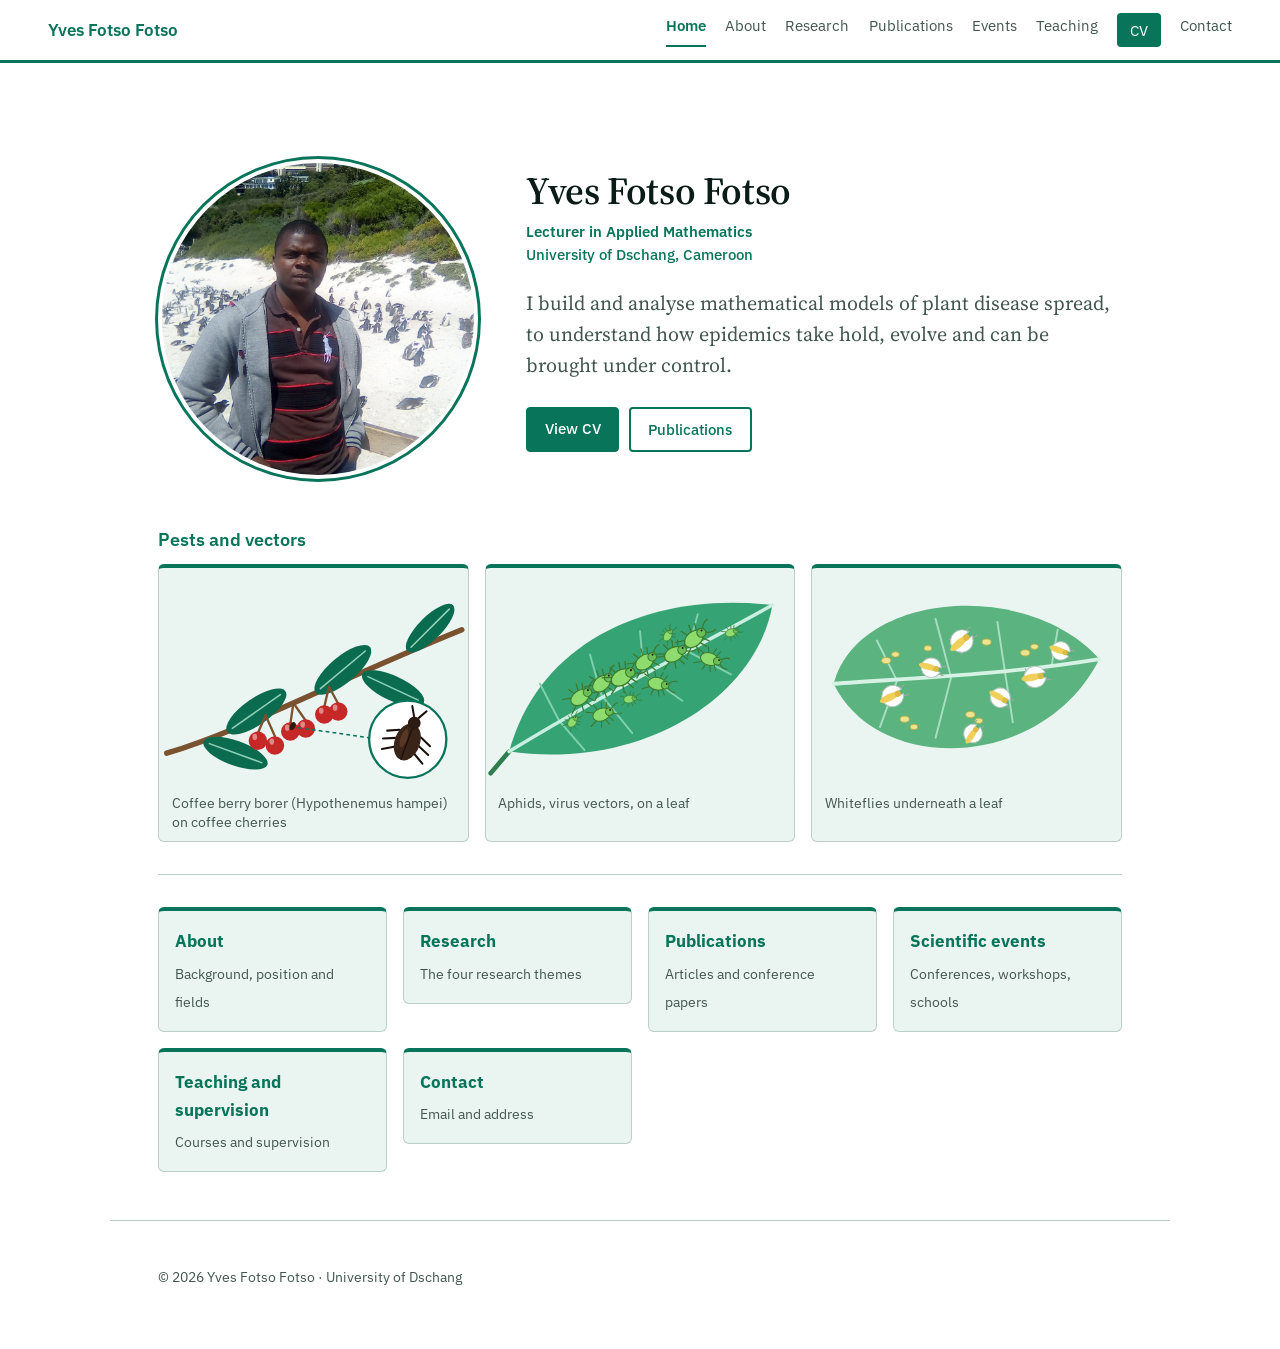
<file: index.html>
<!DOCTYPE html>
<html lang="en">
<head>
<meta charset="utf-8">
<meta name="viewport" content="width=device-width, initial-scale=1">
<title>Yves Fotso Fotso · Lecturer in Applied Mathematics, University of Dschang</title>
<meta name="description" content="Academic page of Yves Fotso Fotso, Lecturer in Applied Mathematics at the University of Dschang: mathematical modelling and epidemiology of plant diseases.">
<link rel="preconnect" href="https://fonts.googleapis.com">
<link rel="preconnect" href="https://fonts.gstatic.com" crossorigin>
<link href="https://fonts.googleapis.com/css2?family=IBM+Plex+Sans:wght@400;500;600&family=Source+Serif+4:opsz,wght@8..60,400;8..60,600&display=swap" rel="stylesheet">
<link rel="stylesheet" href="style.css">
<script type="application/ld+json">{"@context":"https://schema.org","@type":"Person","name":"Yves Fotso Fotso","jobTitle":"Lecturer in Applied Mathematics","affiliation":{"@type":"CollegeOrUniversity","name":"University of Dschang"},"knowsAbout":["Mathematical modelling","Plant epidemiology","Optimal control"]}</script>
</head>
<body>
<a class="skip" href="#contenu">Skip to content</a>
<header class="bar">
  <a class="brand" href="index.html">Yves Fotso Fotso</a>
  <nav aria-label="Main navigation">
    <a href="index.html" aria-current="page">Home</a>
    <a href="about.html">About</a>
    <a href="research.html">Research</a>
    <a href="publications.html">Publications</a>
    <a href="events.html">Events</a>
    <a href="teaching.html">Teaching</a>
    <a class="cv" href="cv.html">CV</a>
    <a href="contact.html">Contact</a>
  </nav>
</header>
<main id="contenu">
<section class="hero" id="top">
  <img class="portrait" src="photo.jpeg" alt="Portrait of Yves Fotso Fotso" width="320" height="320" onerror="this.onerror=null;this.src='assets/photo-placeholder.svg'">
  <div class="hero-text">
    <h1>Yves Fotso Fotso</h1>
    <p class="aff"><strong>Lecturer in Applied Mathematics</strong><br>University of Dschang, Cameroon</p>
    <p class="lead">I build and analyse mathematical models of plant disease spread, to understand how epidemics take hold, evolve and can be brought under control.</p>
    <p class="links"><a class="btn" href="cv.html">View CV</a> <a class="btn ghost" href="publications.html">Publications</a></p>
  </div>
</section>
<section class="galwrap"><h2 class="sech">Pests and vectors</h2><div class="gal"><figure><img src="coffee-borer.svg" alt="Coffee branch with red cherries and a coffee berry borer beetle" loading="lazy" width="400" height="280"><figcaption>Coffee berry borer (Hypothenemus hampei) on coffee cherries</figcaption></figure><figure><img src="aphids-leaf.svg" alt="Aphid colony on a leaf" loading="lazy" width="400" height="280"><figcaption>Aphids, virus vectors, on a leaf</figcaption></figure><figure><img src="whitefly-leaf.svg" alt="Whiteflies on the underside of a leaf" loading="lazy" width="400" height="280"><figcaption>Whiteflies underneath a leaf</figcaption></figure></div></section>
<ul class="quick"><li><a href="about.html"><b>About</b><span>Background, position and fields</span></a></li><li><a href="research.html"><b>Research</b><span>The four research themes</span></a></li><li><a href="publications.html"><b>Publications</b><span>Articles and conference papers</span></a></li><li><a href="events.html"><b>Scientific events</b><span>Conferences, workshops, schools</span></a></li><li><a href="teaching.html"><b>Teaching and supervision</b><span>Courses and supervision</span></a></li><li><a href="contact.html"><b>Contact</b><span>Email and address</span></a></li></ul>
</main>
<footer><p>© <span id="an">2026</span> Yves Fotso Fotso · University of Dschang</p></footer>
<script>document.getElementById('an').textContent=new Date().getFullYear();</script>
</body>
</html>
</file>
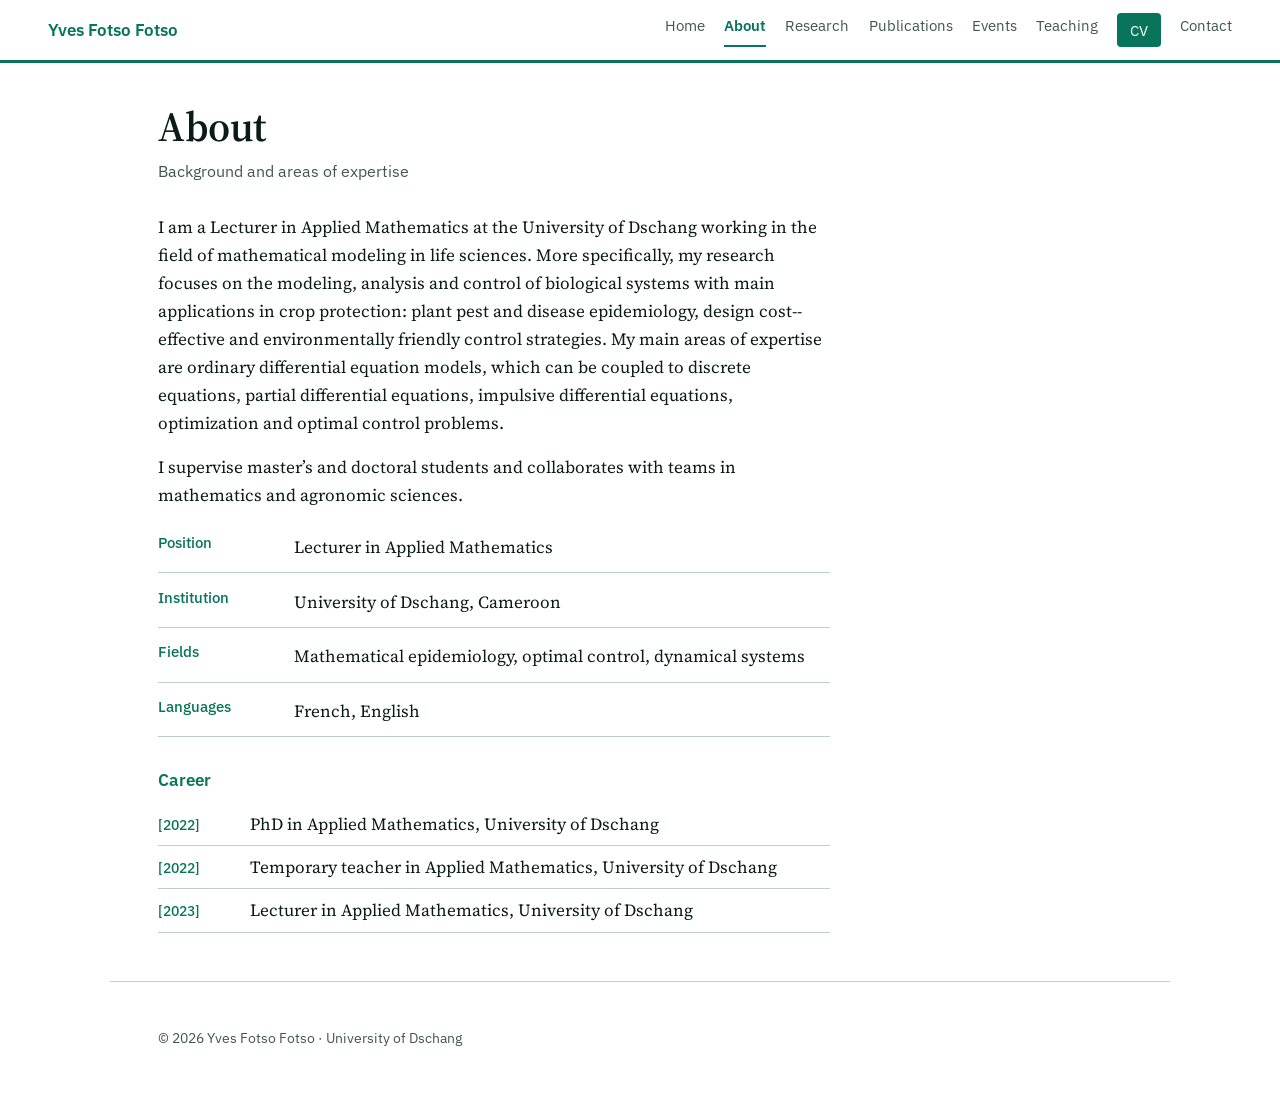
<file: about.html>
<!DOCTYPE html>
<html lang="en">
<head>
<meta charset="utf-8">
<meta name="viewport" content="width=device-width, initial-scale=1">
<title>About · Yves Fotso Fotso</title>
<meta name="description" content="About – Yves Fotso Fotso, University of Dschang.">
<link rel="preconnect" href="https://fonts.googleapis.com">
<link rel="preconnect" href="https://fonts.gstatic.com" crossorigin>
<link href="https://fonts.googleapis.com/css2?family=IBM+Plex+Sans:wght@400;500;600&family=Source+Serif+4:opsz,wght@8..60,400;8..60,600&display=swap" rel="stylesheet">
<link rel="stylesheet" href="style.css">
<script type="application/ld+json">{"@context":"https://schema.org","@type":"Person","name":"Yves Fotso Fotso","jobTitle":"Lecturer in Applied Mathematics","affiliation":{"@type":"CollegeOrUniversity","name":"University of Dschang"},"knowsAbout":["Mathematical modelling","Plant epidemiology","Optimal control"]}</script>
</head>
<body>
<a class="skip" href="#contenu">Skip to content</a>
<header class="bar">
  <a class="brand" href="index.html">Yves Fotso Fotso</a>
  <nav aria-label="Main navigation">
    <a href="index.html">Home</a>
    <a href="about.html" aria-current="page">About</a>
    <a href="research.html">Research</a>
    <a href="publications.html">Publications</a>
    <a href="events.html">Events</a>
    <a href="teaching.html">Teaching</a>
    <a class="cv" href="cv.html">CV</a>
    <a href="contact.html">Contact</a>
  </nav>
</header>
<main id="contenu">
<section class="page">
  <h1 class="ph">About</h1>
  <p class="sub">Background and areas of expertise</p>
  <div class="body">
    <p> I am a Lecturer in Applied Mathematics at the University of Dschang working in the field of mathematical modeling in life sciences. More specifically, my research focuses on the modeling, analysis and control of biological systems with  main applications in crop protection: plant pest and disease epidemiology, design cost--effective and environmentally friendly control strategies. My main areas of expertise are ordinary differential equation models, which can be coupled to discrete equations, partial differential equations, impulsive differential equations, optimization and optimal control problems.  </p>
    <p>I supervise master’s and doctoral students and collaborates with teams in mathematics and agronomic sciences.</p>
    <dl class="facts">
      <div><dt>Position</dt><dd>Lecturer in Applied Mathematics</dd></div>
      <div><dt>Institution</dt><dd>University of Dschang, Cameroon</dd></div>
      <div><dt>Fields</dt><dd>Mathematical epidemiology, optimal control, dynamical systems</dd></div>
      <div><dt>Languages</dt><dd>French, English</dd></div>
    </dl>
    <h3>Career</h3>
    <ul class="timeline">
      <li><span>[2022]</span> PhD in Applied Mathematics, University of Dschang </li>
      <li><span>[2022]</span> Temporary teacher in Applied Mathematics, University of Dschang</li>
      <li><span>[2023]</span> Lecturer in Applied Mathematics, University of Dschang</li>
    </ul>
  </div>
</section>
</main>
<footer><p>© <span id="an">2026</span> Yves Fotso Fotso · University of Dschang</p></footer>
<script>document.getElementById('an').textContent=new Date().getFullYear();</script>
</body>
</html>
</file>
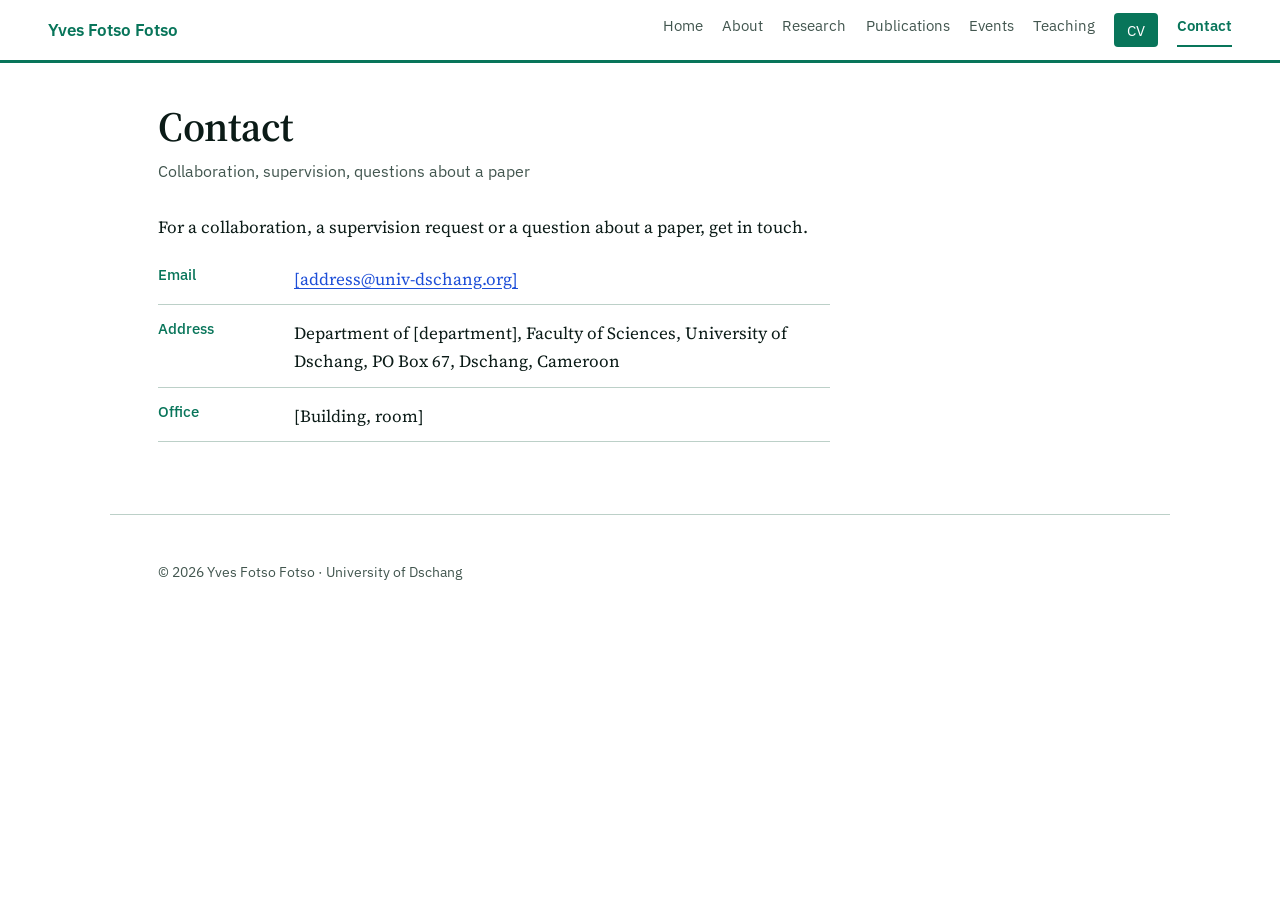
<file: contact.html>
<!DOCTYPE html>
<html lang="en">
<head>
<meta charset="utf-8">
<meta name="viewport" content="width=device-width, initial-scale=1">
<title>Contact · Yves Fotso Fotso</title>
<meta name="description" content="Contact – Yves Fotso Fotso, University of Dschang.">
<link rel="preconnect" href="https://fonts.googleapis.com">
<link rel="preconnect" href="https://fonts.gstatic.com" crossorigin>
<link href="https://fonts.googleapis.com/css2?family=IBM+Plex+Sans:wght@400;500;600&family=Source+Serif+4:opsz,wght@8..60,400;8..60,600&display=swap" rel="stylesheet">
<link rel="stylesheet" href="style.css">
<script type="application/ld+json">{"@context":"https://schema.org","@type":"Person","name":"Yves Fotso Fotso","jobTitle":"Lecturer in Applied Mathematics","affiliation":{"@type":"CollegeOrUniversity","name":"University of Dschang"},"knowsAbout":["Mathematical modelling","Plant epidemiology","Optimal control"]}</script>
</head>
<body>
<a class="skip" href="#contenu">Skip to content</a>
<header class="bar">
  <a class="brand" href="index.html">Yves Fotso Fotso</a>
  <nav aria-label="Main navigation">
    <a href="index.html">Home</a>
    <a href="about.html">About</a>
    <a href="research.html">Research</a>
    <a href="publications.html">Publications</a>
    <a href="events.html">Events</a>
    <a href="teaching.html">Teaching</a>
    <a class="cv" href="cv.html">CV</a>
    <a href="contact.html" aria-current="page">Contact</a>
  </nav>
</header>
<main id="contenu">
<section class="page">
  <h1 class="ph">Contact</h1>
  <p class="sub">Collaboration, supervision, questions about a paper</p>
  <div class="body">
    <p>For a collaboration, a supervision request or a question about a paper, get in touch.</p>
    <dl class="facts">
      <div><dt>Email</dt><dd><a href="mailto:[address@univ-dschang.org]">[address@univ-dschang.org]</a></dd></div>
      <div><dt>Address</dt><dd>Department of [department], Faculty of Sciences, University of Dschang, PO Box 67, Dschang, Cameroon</dd></div>
      <div><dt>Office</dt><dd>[Building, room]</dd></div>
    </dl>
  </div>
</section>
</main>
<footer><p>© <span id="an">2026</span> Yves Fotso Fotso · University of Dschang</p></footer>
<script>document.getElementById('an').textContent=new Date().getFullYear();</script>
</body>
</html>
</file>
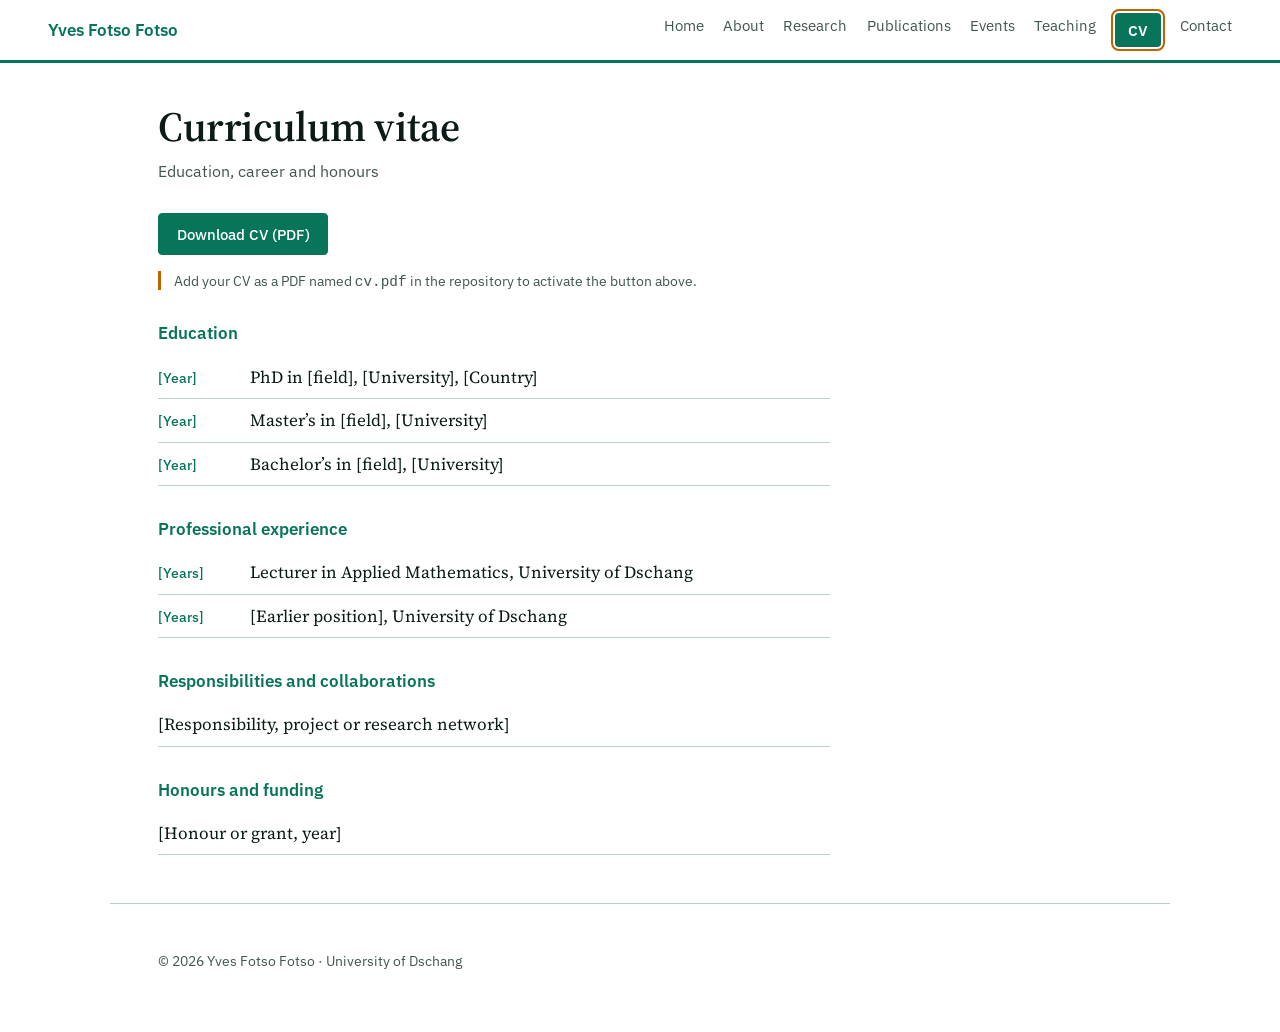
<file: cv.html>
<!DOCTYPE html>
<html lang="en">
<head>
<meta charset="utf-8">
<meta name="viewport" content="width=device-width, initial-scale=1">
<title>Curriculum vitae · Yves Fotso Fotso</title>
<meta name="description" content="Curriculum vitae – Yves Fotso Fotso.">
<link rel="preconnect" href="https://fonts.googleapis.com">
<link rel="preconnect" href="https://fonts.gstatic.com" crossorigin>
<link href="https://fonts.googleapis.com/css2?family=IBM+Plex+Sans:wght@400;500;600&family=Source+Serif+4:opsz,wght@8..60,400;8..60,600&display=swap" rel="stylesheet">
<link rel="stylesheet" href="style.css">
<script type="application/ld+json">{"@context":"https://schema.org","@type":"Person","name":"Yves Fotso Fotso","jobTitle":"Lecturer in Applied Mathematics","affiliation":{"@type":"CollegeOrUniversity","name":"University of Dschang"},"knowsAbout":["Mathematical modelling","Plant epidemiology","Optimal control"]}</script>
</head>
<body>
<a class="skip" href="#contenu">Skip to content</a>
<header class="bar">
  <a class="brand" href="index.html">Yves Fotso Fotso</a>
  <nav aria-label="Main navigation">
    <a href="index.html">Home</a>
    <a href="about.html">About</a>
    <a href="research.html">Research</a>
    <a href="publications.html">Publications</a>
    <a href="events.html">Events</a>
    <a href="teaching.html">Teaching</a>
    <a class="cv" href="cv.html" aria-current="page">CV</a>
    <a href="contact.html">Contact</a>
  </nav>
</header>
<main id="contenu">
<section class="page">
  <h1 class="ph">Curriculum vitae</h1>
  <p class="sub">Education, career and honours</p>
  <div class="body">
    <p class="links"><a class="btn" href="cv.pdf" download>Download CV (PDF)</a></p>
    <p class="note">Add your CV as a PDF named <code>cv.pdf</code> in the repository to activate the button above.</p>
    <h3>Education</h3>
    <ul class="timeline"><li><span>[Year]</span> PhD in [field], [University], [Country]</li><li><span>[Year]</span> Master’s in [field], [University]</li><li><span>[Year]</span> Bachelor’s in [field], [University]</li></ul>
    <h3>Professional experience</h3>
    <ul class="timeline"><li><span>[Years]</span> Lecturer in Applied Mathematics, University of Dschang</li><li><span>[Years]</span> [Earlier position], University of Dschang</li></ul>
    <h3>Responsibilities and collaborations</h3>
    <ul class="plain"><li>[Responsibility, project or research network]</li></ul>
    <h3>Honours and funding</h3>
    <ul class="plain"><li>[Honour or grant, year]</li></ul>
  </div>
</section>
</main>
<footer><p>© <span id="an">2026</span> Yves Fotso Fotso · University of Dschang</p></footer>
<script>document.getElementById('an').textContent=new Date().getFullYear();</script>
</body>
</html>
</file>
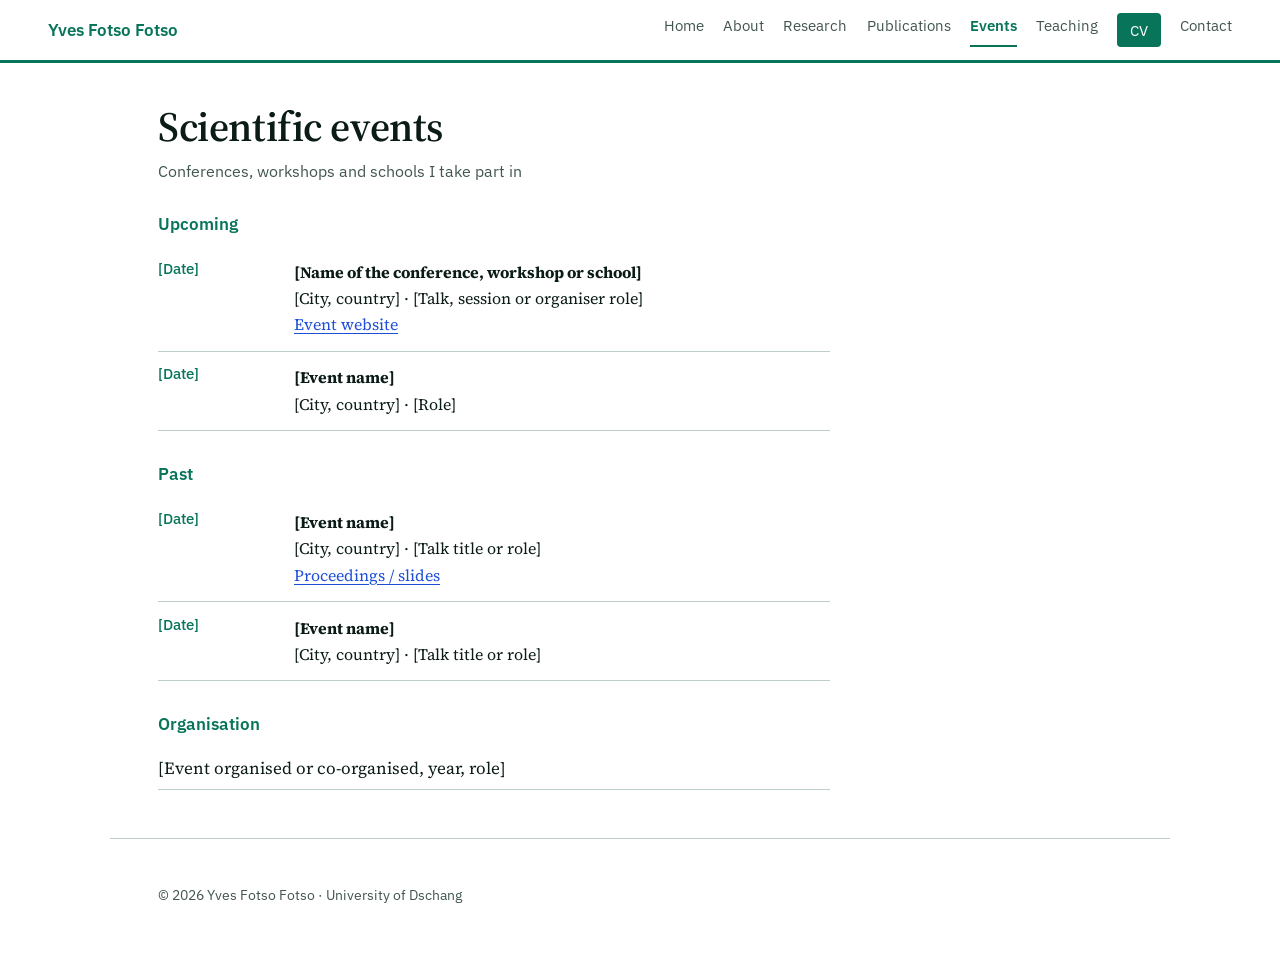
<file: events.html>
<!DOCTYPE html>
<html lang="en">
<head>
<meta charset="utf-8">
<meta name="viewport" content="width=device-width, initial-scale=1">
<title>Scientific events · Yves Fotso Fotso</title>
<meta name="description" content="Scientific events – Yves Fotso Fotso, University of Dschang.">
<link rel="preconnect" href="https://fonts.googleapis.com">
<link rel="preconnect" href="https://fonts.gstatic.com" crossorigin>
<link href="https://fonts.googleapis.com/css2?family=IBM+Plex+Sans:wght@400;500;600&family=Source+Serif+4:opsz,wght@8..60,400;8..60,600&display=swap" rel="stylesheet">
<link rel="stylesheet" href="style.css">
<script type="application/ld+json">{"@context":"https://schema.org","@type":"Person","name":"Yves Fotso Fotso","jobTitle":"Lecturer in Applied Mathematics","affiliation":{"@type":"CollegeOrUniversity","name":"University of Dschang"},"knowsAbout":["Mathematical modelling","Plant epidemiology","Optimal control"]}</script>
</head>
<body>
<a class="skip" href="#contenu">Skip to content</a>
<header class="bar">
  <a class="brand" href="index.html">Yves Fotso Fotso</a>
  <nav aria-label="Main navigation">
    <a href="index.html">Home</a>
    <a href="about.html">About</a>
    <a href="research.html">Research</a>
    <a href="publications.html">Publications</a>
    <a href="events.html" aria-current="page">Events</a>
    <a href="teaching.html">Teaching</a>
    <a class="cv" href="cv.html">CV</a>
    <a href="contact.html">Contact</a>
  </nav>
</header>
<main id="contenu">
<section class="page">
  <h1 class="ph">Scientific events</h1>
  <p class="sub">Conferences, workshops and schools I take part in</p>
  <div class="body">
    <h3>Upcoming</h3>
    <ol class="pubs evs"><li><span class="y">[Date]</span><div><strong>[Name of the conference, workshop or school]</strong><br>[City, country] · [Talk, session or organiser role]<br><a href="[link]">Event website</a></div></li>
    <li><span class="y">[Date]</span><div><strong>[Event name]</strong><br>[City, country] · [Role]</div></li></ol>
    <h3>Past</h3>
    <ol class="pubs evs"><li><span class="y">[Date]</span><div><strong>[Event name]</strong><br>[City, country] · [Talk title or role]<br><a href="[link to proceedings or slides]">Proceedings / slides</a></div></li>
    <li><span class="y">[Date]</span><div><strong>[Event name]</strong><br>[City, country] · [Talk title or role]</div></li></ol>
    <h3>Organisation</h3>
    <ul class="plain"><li>[Event organised or co-organised, year, role]</li></ul>
  </div>
</section>
</main>
<footer><p>© <span id="an">2026</span> Yves Fotso Fotso · University of Dschang</p></footer>
<script>document.getElementById('an').textContent=new Date().getFullYear();</script>
</body>
</html>
</file>
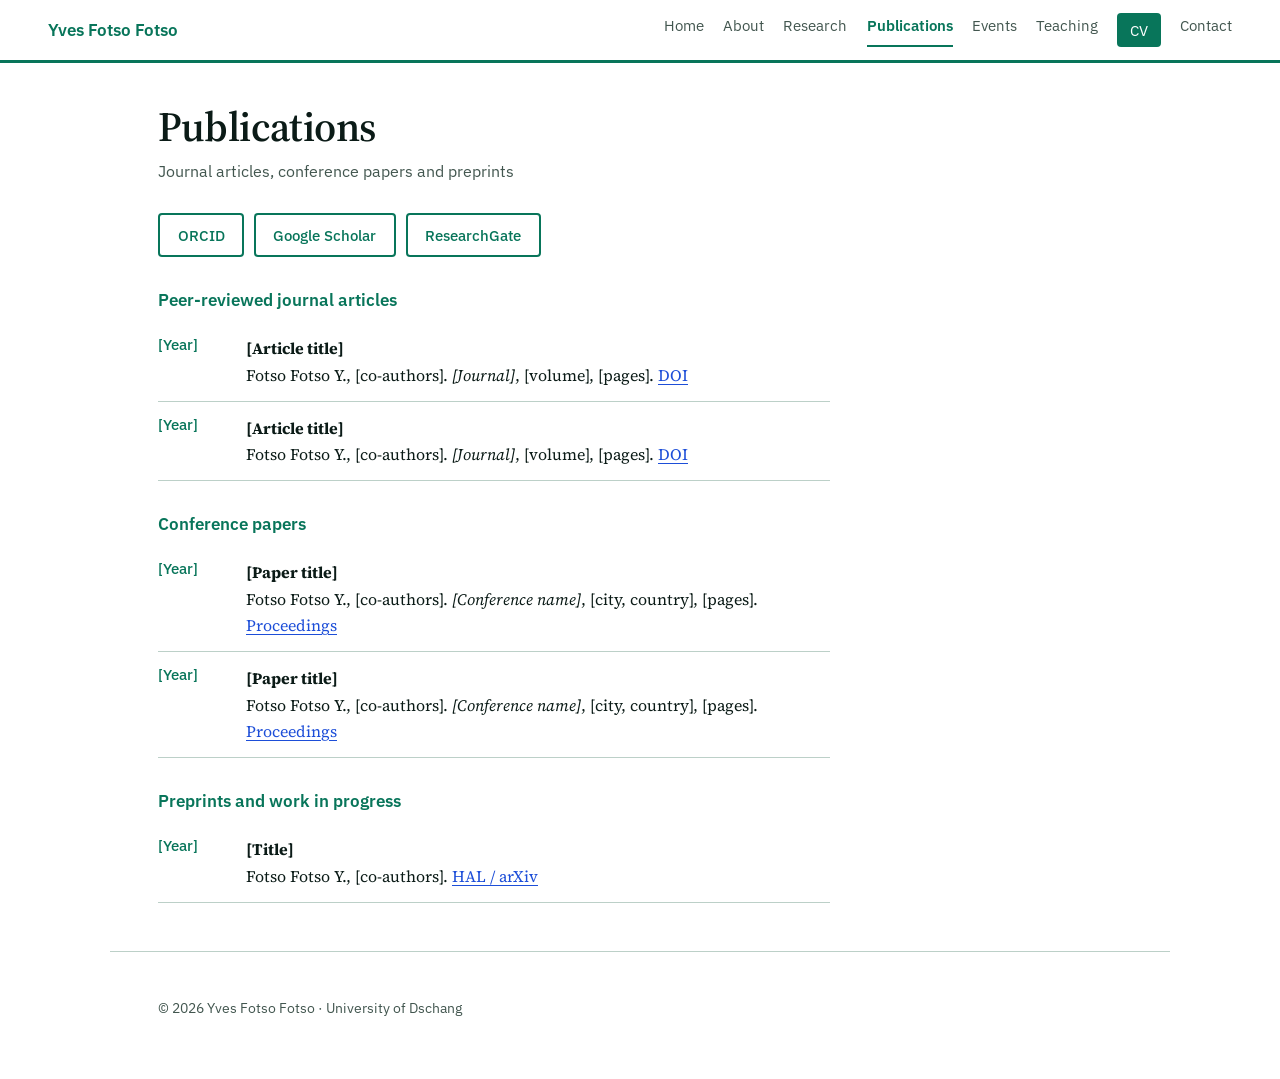
<file: publications.html>
<!DOCTYPE html>
<html lang="en">
<head>
<meta charset="utf-8">
<meta name="viewport" content="width=device-width, initial-scale=1">
<title>Publications · Yves Fotso Fotso</title>
<meta name="description" content="Publications – Yves Fotso Fotso, University of Dschang.">
<link rel="preconnect" href="https://fonts.googleapis.com">
<link rel="preconnect" href="https://fonts.gstatic.com" crossorigin>
<link href="https://fonts.googleapis.com/css2?family=IBM+Plex+Sans:wght@400;500;600&family=Source+Serif+4:opsz,wght@8..60,400;8..60,600&display=swap" rel="stylesheet">
<link rel="stylesheet" href="style.css">
<script type="application/ld+json">{"@context":"https://schema.org","@type":"Person","name":"Yves Fotso Fotso","jobTitle":"Lecturer in Applied Mathematics","affiliation":{"@type":"CollegeOrUniversity","name":"University of Dschang"},"knowsAbout":["Mathematical modelling","Plant epidemiology","Optimal control"]}</script>
</head>
<body>
<a class="skip" href="#contenu">Skip to content</a>
<header class="bar">
  <a class="brand" href="index.html">Yves Fotso Fotso</a>
  <nav aria-label="Main navigation">
    <a href="index.html">Home</a>
    <a href="about.html">About</a>
    <a href="research.html">Research</a>
    <a href="publications.html" aria-current="page">Publications</a>
    <a href="events.html">Events</a>
    <a href="teaching.html">Teaching</a>
    <a class="cv" href="cv.html">CV</a>
    <a href="contact.html">Contact</a>
  </nav>
</header>
<main id="contenu">
<section class="page">
  <h1 class="ph">Publications</h1>
  <p class="sub">Journal articles, conference papers and preprints</p>
  <div class="body">
    <p class="note"> </p>
    <p class="links"><a class="btn ghost" href="https://orcid.org/0000-0002-5643-5834">ORCID</a> <a class="btn ghost" href="https://scholar.google.com/citations?user=2viqkZkAAAAJ&hl=fr&oi=ao">Google Scholar</a> <a class="btn ghost" href="https://www.researchgate.net/profile/Yves-Fotso-2">ResearchGate</a></p>
    <h3>Peer-reviewed journal articles</h3>
    <ol class="pubs"><li><span class="y">[Year]</span><div><strong>[Article title]</strong><br>Fotso Fotso Y., [co-authors]. <em>[Journal]</em>, [volume], [pages]. <a href="https://doi.org/[DOI]">DOI</a></div></li>
    <li><span class="y">[Year]</span><div><strong>[Article title]</strong><br>Fotso Fotso Y., [co-authors]. <em>[Journal]</em>, [volume], [pages]. <a href="https://doi.org/[DOI]">DOI</a></div></li></ol>
    <h3>Conference papers</h3>
    <ol class="pubs"><li><span class="y">[Year]</span><div><strong>[Paper title]</strong><br>Fotso Fotso Y., [co-authors]. <em>[Conference name]</em>, [city, country], [pages]. <a href="[link to proceedings]">Proceedings</a></div></li>
    <li><span class="y">[Year]</span><div><strong>[Paper title]</strong><br>Fotso Fotso Y., [co-authors]. <em>[Conference name]</em>, [city, country], [pages]. <a href="[link to proceedings]">Proceedings</a></div></li></ol>
    <h3>Preprints and work in progress</h3>
    <ol class="pubs"><li><span class="y">[Year]</span><div><strong>[Title]</strong><br>Fotso Fotso Y., [co-authors]. <a href="[HAL or arXiv link]">HAL / arXiv</a></div></li></ol>
  </div>
</section>
</main>
<footer><p>© <span id="an">2026</span> Yves Fotso Fotso · University of Dschang</p></footer>
<script>document.getElementById('an').textContent=new Date().getFullYear();</script>
</body>
</html>
</file>
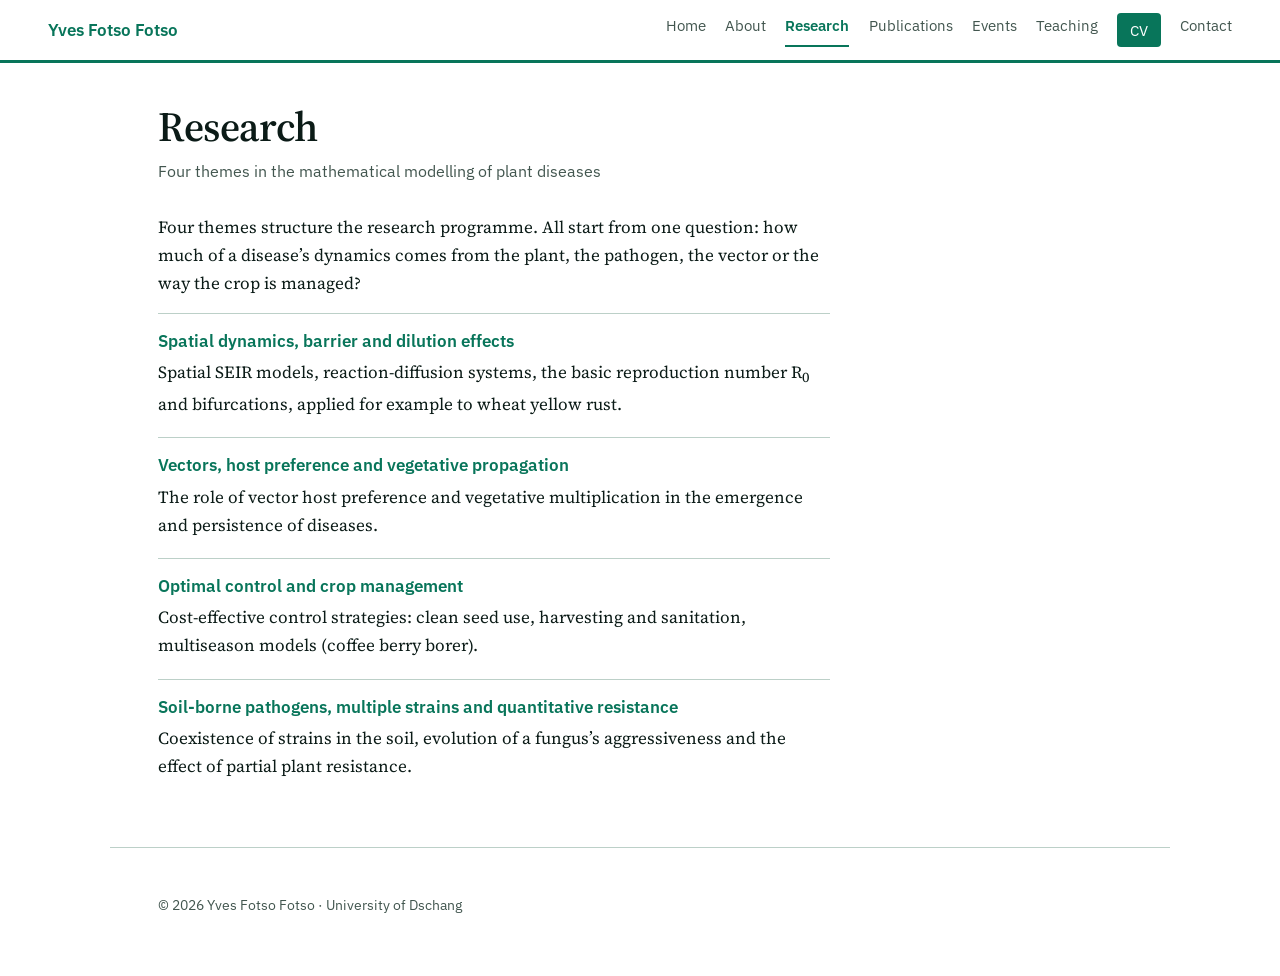
<file: research.html>
<!DOCTYPE html>
<html lang="en">
<head>
<meta charset="utf-8">
<meta name="viewport" content="width=device-width, initial-scale=1">
<title>Research · Yves Fotso Fotso</title>
<meta name="description" content="Research – Yves Fotso Fotso, University of Dschang.">
<link rel="preconnect" href="https://fonts.googleapis.com">
<link rel="preconnect" href="https://fonts.gstatic.com" crossorigin>
<link href="https://fonts.googleapis.com/css2?family=IBM+Plex+Sans:wght@400;500;600&family=Source+Serif+4:opsz,wght@8..60,400;8..60,600&display=swap" rel="stylesheet">
<link rel="stylesheet" href="style.css">
<script type="application/ld+json">{"@context":"https://schema.org","@type":"Person","name":"Yves Fotso Fotso","jobTitle":"Lecturer in Applied Mathematics","affiliation":{"@type":"CollegeOrUniversity","name":"University of Dschang"},"knowsAbout":["Mathematical modelling","Plant epidemiology","Optimal control"]}</script>
</head>
<body>
<a class="skip" href="#contenu">Skip to content</a>
<header class="bar">
  <a class="brand" href="index.html">Yves Fotso Fotso</a>
  <nav aria-label="Main navigation">
    <a href="index.html">Home</a>
    <a href="about.html">About</a>
    <a href="research.html" aria-current="page">Research</a>
    <a href="publications.html">Publications</a>
    <a href="events.html">Events</a>
    <a href="teaching.html">Teaching</a>
    <a class="cv" href="cv.html">CV</a>
    <a href="contact.html">Contact</a>
  </nav>
</header>
<main id="contenu">
<section class="page">
  <h1 class="ph">Research</h1>
  <p class="sub">Four themes in the mathematical modelling of plant diseases</p>
  <div class="body">
    <p>Four themes structure the research programme. All start from one question: how much of a disease’s dynamics comes from the plant, the pathogen, the vector or the way the crop is managed?</p>
    <article class="axe"><h3>Spatial dynamics, barrier and dilution effects</h3><p>Spatial SEIR models, reaction-diffusion systems, the basic reproduction number R<sub>0</sub> and bifurcations, applied for example to wheat yellow rust.</p></article>
    <article class="axe"><h3>Vectors, host preference and vegetative propagation</h3><p>The role of vector host preference and vegetative multiplication in the emergence and persistence of diseases.</p></article>
    <article class="axe"><h3>Optimal control and crop management</h3><p>Cost-effective control strategies: clean seed use, harvesting and sanitation, multiseason models (coffee berry borer).</p></article>
    <article class="axe"><h3>Soil-borne pathogens, multiple strains and quantitative resistance</h3><p>Coexistence of strains in the soil, evolution of a fungus’s aggressiveness and the effect of partial plant resistance.</p></article>
  </div>
</section>
</main>
<footer><p>© <span id="an">2026</span> Yves Fotso Fotso · University of Dschang</p></footer>
<script>document.getElementById('an').textContent=new Date().getFullYear();</script>
</body>
</html>
</file>
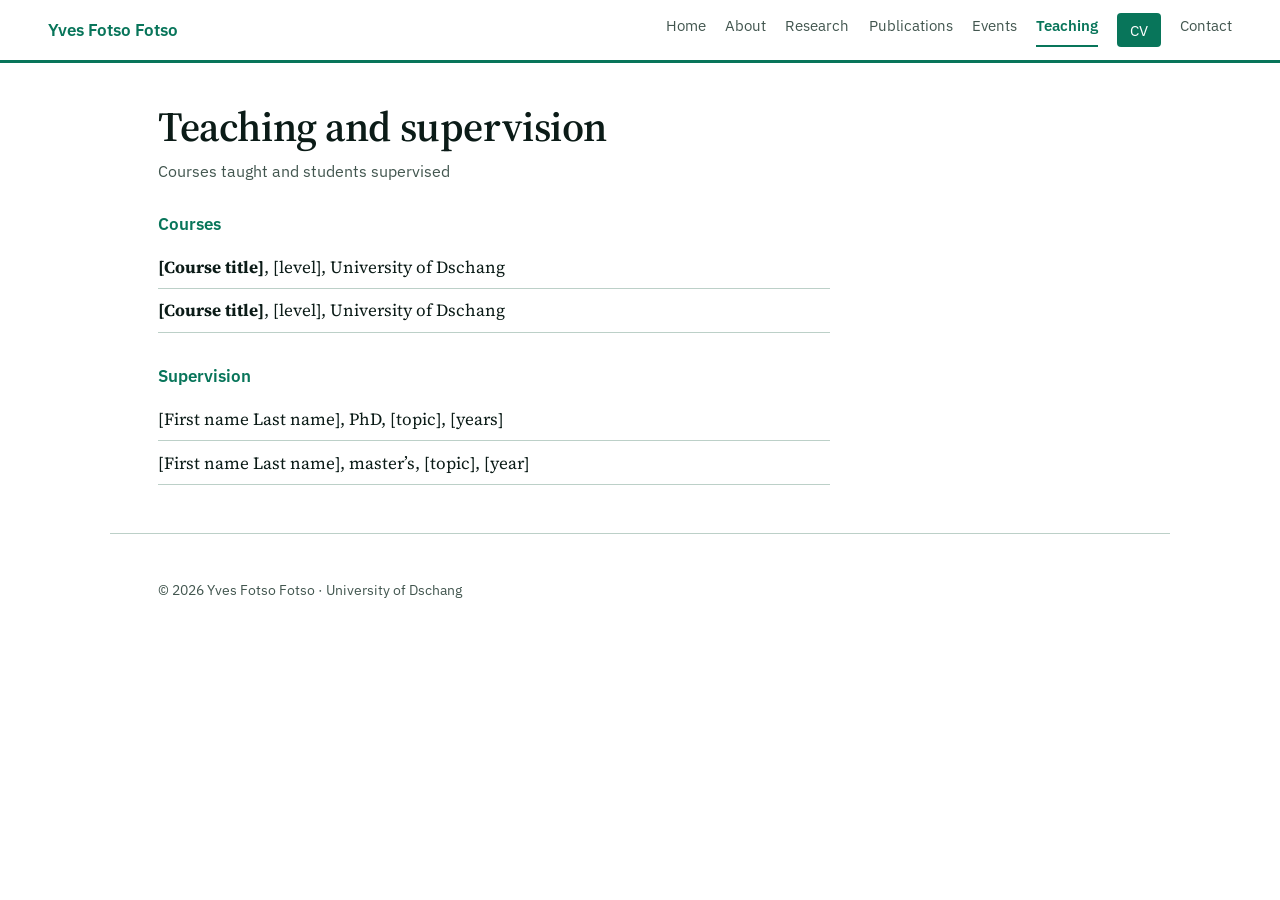
<file: teaching.html>
<!DOCTYPE html>
<html lang="en">
<head>
<meta charset="utf-8">
<meta name="viewport" content="width=device-width, initial-scale=1">
<title>Teaching and supervision · Yves Fotso Fotso</title>
<meta name="description" content="Teaching and supervision – Yves Fotso Fotso, University of Dschang.">
<link rel="preconnect" href="https://fonts.googleapis.com">
<link rel="preconnect" href="https://fonts.gstatic.com" crossorigin>
<link href="https://fonts.googleapis.com/css2?family=IBM+Plex+Sans:wght@400;500;600&family=Source+Serif+4:opsz,wght@8..60,400;8..60,600&display=swap" rel="stylesheet">
<link rel="stylesheet" href="style.css">
<script type="application/ld+json">{"@context":"https://schema.org","@type":"Person","name":"Yves Fotso Fotso","jobTitle":"Lecturer in Applied Mathematics","affiliation":{"@type":"CollegeOrUniversity","name":"University of Dschang"},"knowsAbout":["Mathematical modelling","Plant epidemiology","Optimal control"]}</script>
</head>
<body>
<a class="skip" href="#contenu">Skip to content</a>
<header class="bar">
  <a class="brand" href="index.html">Yves Fotso Fotso</a>
  <nav aria-label="Main navigation">
    <a href="index.html">Home</a>
    <a href="about.html">About</a>
    <a href="research.html">Research</a>
    <a href="publications.html">Publications</a>
    <a href="events.html">Events</a>
    <a href="teaching.html" aria-current="page">Teaching</a>
    <a class="cv" href="cv.html">CV</a>
    <a href="contact.html">Contact</a>
  </nav>
</header>
<main id="contenu">
<section class="page">
  <h1 class="ph">Teaching and supervision</h1>
  <p class="sub">Courses taught and students supervised</p>
  <div class="body">
    <h3>Courses</h3>
    <ul class="plain"><li><strong>[Course title]</strong>, [level], University of Dschang</li><li><strong>[Course title]</strong>, [level], University of Dschang</li></ul>
    <h3>Supervision</h3>
    <ul class="plain"><li>[First name Last name], PhD, [topic], [years]</li><li>[First name Last name], master’s, [topic], [year]</li></ul>
  </div>
</section>
</main>
<footer><p>© <span id="an">2026</span> Yves Fotso Fotso · University of Dschang</p></footer>
<script>document.getElementById('an').textContent=new Date().getFullYear();</script>
</body>
</html>
</file>
<file: style.css>
:root{
  color-scheme:light; --bg:#ffffff; --surface:#eaf5f1; --ink:#0b1b17; --muted:#42564f; --line:#bcd0c8;
  --green:#08755a; --blue:#1d4ed8; --amber:#bf6200;
  --serif:"Source Serif 4",Georgia,"Times New Roman",serif;
  --sans:"IBM Plex Sans",system-ui,-apple-system,"Segoe UI",Roboto,sans-serif;
}
*{box-sizing:border-box}
html{scroll-behavior:smooth;scroll-padding-top:4.5rem}
body{margin:0;background:var(--bg);color:var(--ink);font:400 1.0625rem/1.65 var(--serif)}
a{color:var(--blue);text-underline-offset:.18em}
a:focus-visible,.btn:focus-visible{outline:3px solid var(--amber);outline-offset:3px}
.skip{position:absolute;left:-999px}.skip:focus{left:1rem;top:1rem;background:var(--surface);padding:.5rem 1rem;z-index:10}

.bar{position:sticky;top:0;z-index:5;display:flex;justify-content:space-between;align-items:center;gap:1rem;flex-wrap:wrap;
  padding:.8rem clamp(1rem,5vw,3rem);background:color-mix(in srgb,var(--bg) 92%,transparent);backdrop-filter:blur(8px);border-bottom:1px solid var(--line);font-family:var(--sans)}
.brand{font-weight:600;color:var(--ink);text-decoration:none}
.bar nav{display:flex;gap:1.2rem;flex-wrap:wrap;font-size:.95rem}
.bar nav a{color:var(--muted);text-decoration:none}.bar nav a:hover{color:var(--green)}

main{max-width:1060px;margin:0 auto;padding:0 clamp(1rem,5vw,3rem)}
.hero{display:grid;grid-template-columns:minmax(0,320px) minmax(0,1fr);gap:3rem;align-items:center;padding:clamp(2.5rem,8vw,6rem) 0 3rem}
.aff{font:500 .95rem var(--sans);color:var(--green);margin:0 0 1.4rem;line-height:1.5}
h1{font:600 clamp(1.7rem,3.6vw,2.4rem)/1.1 var(--serif);letter-spacing:-.01em;margin:0 0 .5rem}
.lead{font-size:1.25rem;line-height:1.55;color:var(--muted);max-width:34em;margin:0 0 1.6rem}
.btn{display:inline-block;font:500 .95rem var(--sans);padding:.65rem 1.1rem;border-radius:4px;background:var(--green);color:var(--bg);text-decoration:none;border:1px solid var(--green)}
.btn.ghost{background:transparent;color:var(--green)}
.btn:hover{filter:brightness(1.1)}
.links{display:flex;gap:.6rem;flex-wrap:wrap}

.curves{margin:0;background:var(--surface);border:1px solid var(--line);border-radius:6px;padding:1rem 1rem .6rem}
.curves svg{width:100%;height:auto;display:block}
.curves figcaption{font:.82rem var(--sans);color:var(--muted);margin-top:.4rem}
.axis{stroke:var(--line);stroke-width:1.5}
.c{fill:none;stroke-width:3.5;stroke-linecap:round;stroke-dasharray:1;stroke-dashoffset:1;animation:draw 2.2s ease-out .3s forwards}
.c.i{animation-delay:.6s}.c.r{animation-delay:.9s}
.c.s{stroke:var(--green)}.c.i{stroke:var(--amber)}.c.r{stroke:var(--blue)}
.lb{font:500 13px var(--sans)}.lb.s{fill:var(--green)}.lb.i{fill:var(--amber)}.lb.r{fill:var(--blue)}.lb.ax{fill:var(--muted)}
@keyframes draw{to{stroke-dashoffset:0}}
@media (prefers-reduced-motion:reduce){.c{animation:none;stroke-dashoffset:0}html{scroll-behavior:auto}}

.sec{display:grid;grid-template-columns:200px minmax(0,1fr);gap:2rem;padding:3rem 0;border-top:1px solid var(--line)}
.sec>h2{font:600 1.35rem/1.3 var(--sans);margin:0;position:sticky;top:5rem;align-self:start;color:var(--green)}
.body{max-width:42rem}
.body p{margin:0 0 1rem}
h3{font:600 1.05rem var(--sans);margin:2rem 0 .7rem}
.note{font:.9rem var(--sans);color:var(--muted);border-left:3px solid var(--amber);padding-left:.8rem}

.facts{margin:1.5rem 0;display:grid;gap:.9rem}
.facts div{display:grid;grid-template-columns:7.5rem 1fr;gap:1rem;border-bottom:1px solid var(--line);padding-bottom:.7rem}
.facts dt{font:500 .92rem var(--sans);color:var(--muted)}.facts dd{margin:0}
.timeline,.plain,.pubs{padding:0;margin:0;list-style:none}
.timeline li,.plain li{padding:.45rem 0;border-bottom:1px solid var(--line)}
.timeline span{font:500 .9rem var(--sans);color:var(--green);display:inline-block;min-width:5.5rem}
.axe{padding:1rem 0 .2rem;border-top:1px solid var(--line)}
.axe h3{margin:0 0 .4rem;color:var(--ink)}
.pubs li{display:grid;grid-template-columns:4.5rem 1fr;gap:1rem;padding:.8rem 0;border-bottom:1px solid var(--line);font-size:1rem}
.y{font:500 .92rem var(--sans);color:var(--green)}

footer{max-width:1060px;margin:0 auto;padding:2rem clamp(1rem,5vw,3rem) 3rem;border-top:1px solid var(--line);font:.9rem var(--sans);color:var(--muted)}

@media (max-width:820px){
  .hero{grid-template-columns:minmax(0,34%) minmax(0,1fr);gap:1.4rem}
  .sec{grid-template-columns:1fr;gap:1rem}
  .sec>h2{position:static}
  .facts div{grid-template-columns:1fr;gap:.1rem}
}
/* ==== multi-pages ==== */
.bar nav a[aria-current="page"]{color:var(--green);font-weight:600;border-bottom:2px solid var(--green)}
.bar nav a.cv{background:var(--green);color:var(--bg);padding:.3rem .8rem;border-radius:4px;border:0}
.bar nav a.cv[aria-current="page"]{outline:2px solid var(--amber);outline-offset:2px}
.bar nav{margin-left:auto}
.aff strong{font-weight:600}
.lang{display:flex;gap:.2rem;font:500 .85rem var(--sans);border:1px solid var(--line);border-radius:4px;overflow:hidden}
.lang a{padding:.25rem .6rem;color:var(--muted);text-decoration:none}
.lang a[aria-current="true"]{background:var(--green);color:var(--bg)}
.page{padding:2.5rem 0 3rem}
.ph{font:600 clamp(1.8rem,4vw,2.6rem)/1.15 var(--serif);letter-spacing:-.01em;margin:0 0 .6rem}
.sub{font:1rem var(--sans);color:var(--muted);margin:0 0 2rem}
.portrait{width:100%;max-width:320px;aspect-ratio:1/1;object-fit:cover;object-position:center 25%;border-radius:50%;border:4px solid var(--surface);box-shadow:0 0 0 1px var(--line);background:var(--surface);justify-self:start}
.quick{display:grid;grid-template-columns:repeat(auto-fit,minmax(220px,1fr));gap:1rem;margin:0;padding:2rem 0 3rem;list-style:none;border-top:1px solid var(--line)}
.quick a{display:block;padding:1rem;border:1px solid var(--line);border-radius:6px;background:var(--surface);color:var(--ink);text-decoration:none;font-family:var(--sans)}
.quick a:hover{border-color:var(--green)}
.quick b{display:block;color:var(--green);margin-bottom:.2rem}
.quick span{font-size:.9rem;color:var(--muted)}
.home-curves{max-width:620px;margin:0 0 2rem}
.evs li{grid-template-columns:7.5rem 1fr}
.pg{display:none}.pg.on{display:block}
@media (max-width:560px){.hero{padding-top:1.8rem}h1{font-size:1.5rem}.lead{font-size:1rem;line-height:1.5}.aff{font-size:.85rem}.hero .btn{padding:.45rem .7rem;font-size:.85rem}.evs li{grid-template-columns:1fr;gap:.2rem}}
/* ==== couleurs renforcées ==== */
.bar{border-bottom:3px solid var(--green)}
.brand{color:var(--green)}
.quick a{border-top:4px solid var(--green)}
.quick a:hover{background:var(--surface)}
.page h3,.axe h3{color:var(--green)}
.facts dt{color:var(--green)}
.curves{border-top:4px solid var(--blue)}
.c{stroke-width:4.5}
.btn.ghost{border-width:2px}
.portrait{border:4px solid #fff;box-shadow:0 0 0 3px var(--green)}

/* ==== figures ==== */
.sech{font:600 1.15rem var(--sans);color:var(--green);margin:0 0 .8rem}
.galwrap{padding:0 0 2rem}
.gal{display:grid;grid-template-columns:repeat(auto-fit,minmax(240px,1fr));gap:1rem}
.gal figure{margin:0;border:1px solid var(--line);border-top:4px solid var(--green);border-radius:6px;overflow:hidden;background:var(--surface)}
.gal img{display:block;width:100%;height:auto}
.gal figcaption{font:.85rem/1.4 var(--sans);color:var(--muted);padding:.6rem .8rem}
.model{margin:0 0 2rem;background:var(--surface);border:1px solid var(--line);border-top:4px solid var(--blue);border-radius:6px;padding:1rem}
.model svg{width:100%;height:auto;display:block}
.model figcaption{font:.88rem/1.5 var(--sans);color:var(--muted);margin-top:.6rem}
.m-box{fill:#fff;stroke:var(--green);stroke-width:2}.m-mut{stroke:var(--amber)}
.m-t{font:600 17px var(--serif);fill:var(--ink);text-anchor:middle}
.m-s{font:12.5px var(--sans);fill:var(--muted);text-anchor:middle}
.m-sl{font:12px var(--sans);fill:var(--muted)}
.m-l{font:italic 16px var(--serif);fill:var(--ink)}.m-lc{text-anchor:middle}
.m-sub{font-size:11px}
.m-h{font:600 14px var(--sans);fill:var(--green)}
.m-a{stroke:var(--green);stroke-width:2.2;fill:none}.m-am{stroke:var(--amber);stroke-dasharray:6 4}
.m-ax{stroke:var(--muted);stroke-width:1.5}.m-d{stroke-dasharray:4 4}.m-dv{stroke:var(--line);stroke-width:1.5}
.m-b1{fill:var(--green);fill-opacity:.22;stroke:var(--green);stroke-width:2.5}
.m-b2{fill:var(--amber);fill-opacity:.22;stroke:var(--amber);stroke-width:2.5}
.mk-g{fill:var(--green)}.mk-o{fill:var(--amber)}

/* ==== équations ==== */
.eqs{margin:0 0 2rem;background:#fff;border:1px solid var(--line);border-top:4px solid var(--green);border-radius:6px;padding:1rem 1.2rem 1.1rem}
.eqs h2{font:600 1.05rem var(--sans);color:var(--green);margin:0 0 .2rem}
.eqs h4{font:600 .8rem var(--sans);letter-spacing:.06em;text-transform:uppercase;color:var(--muted);margin:1.1rem 0 .2rem}
.eqs .eqrow{overflow-x:auto;padding:.3rem 0}
.eqs math{font-family:"Latin Modern Math","STIX Two Math","Cambria Math","Noto Sans Math",serif;font-size:1.2rem;color:var(--ink)}
.eqs p{font:.88rem/1.5 var(--sans);color:var(--muted);margin:.5rem 0 0}

/* ==== équations illustratives ==== */
.eqgrid{display:grid;grid-template-columns:repeat(auto-fit,minmax(340px,1fr));gap:1rem}
.eqcard{border:1px solid var(--line);border-top:4px solid var(--green);border-radius:6px;padding:.8rem 1rem 1rem;background:#fff}
.eqcard h3{font:600 .95rem var(--sans);color:var(--green);margin:0 0 .3rem}
.eqcard p{font:.82rem/1.45 var(--sans);color:var(--muted);margin:.4rem 0 0}
.eqnote{font:.85rem var(--sans);color:var(--muted);margin:.8rem 0 0}
.eqcard math,.axe math{font-family:"Latin Modern Math","STIX Two Math","Cambria Math","Noto Sans Math",serif;font-size:1rem;color:var(--ink)}
.axe .eqrow{overflow-x:auto;padding:.4rem 0 .6rem}
</file>
